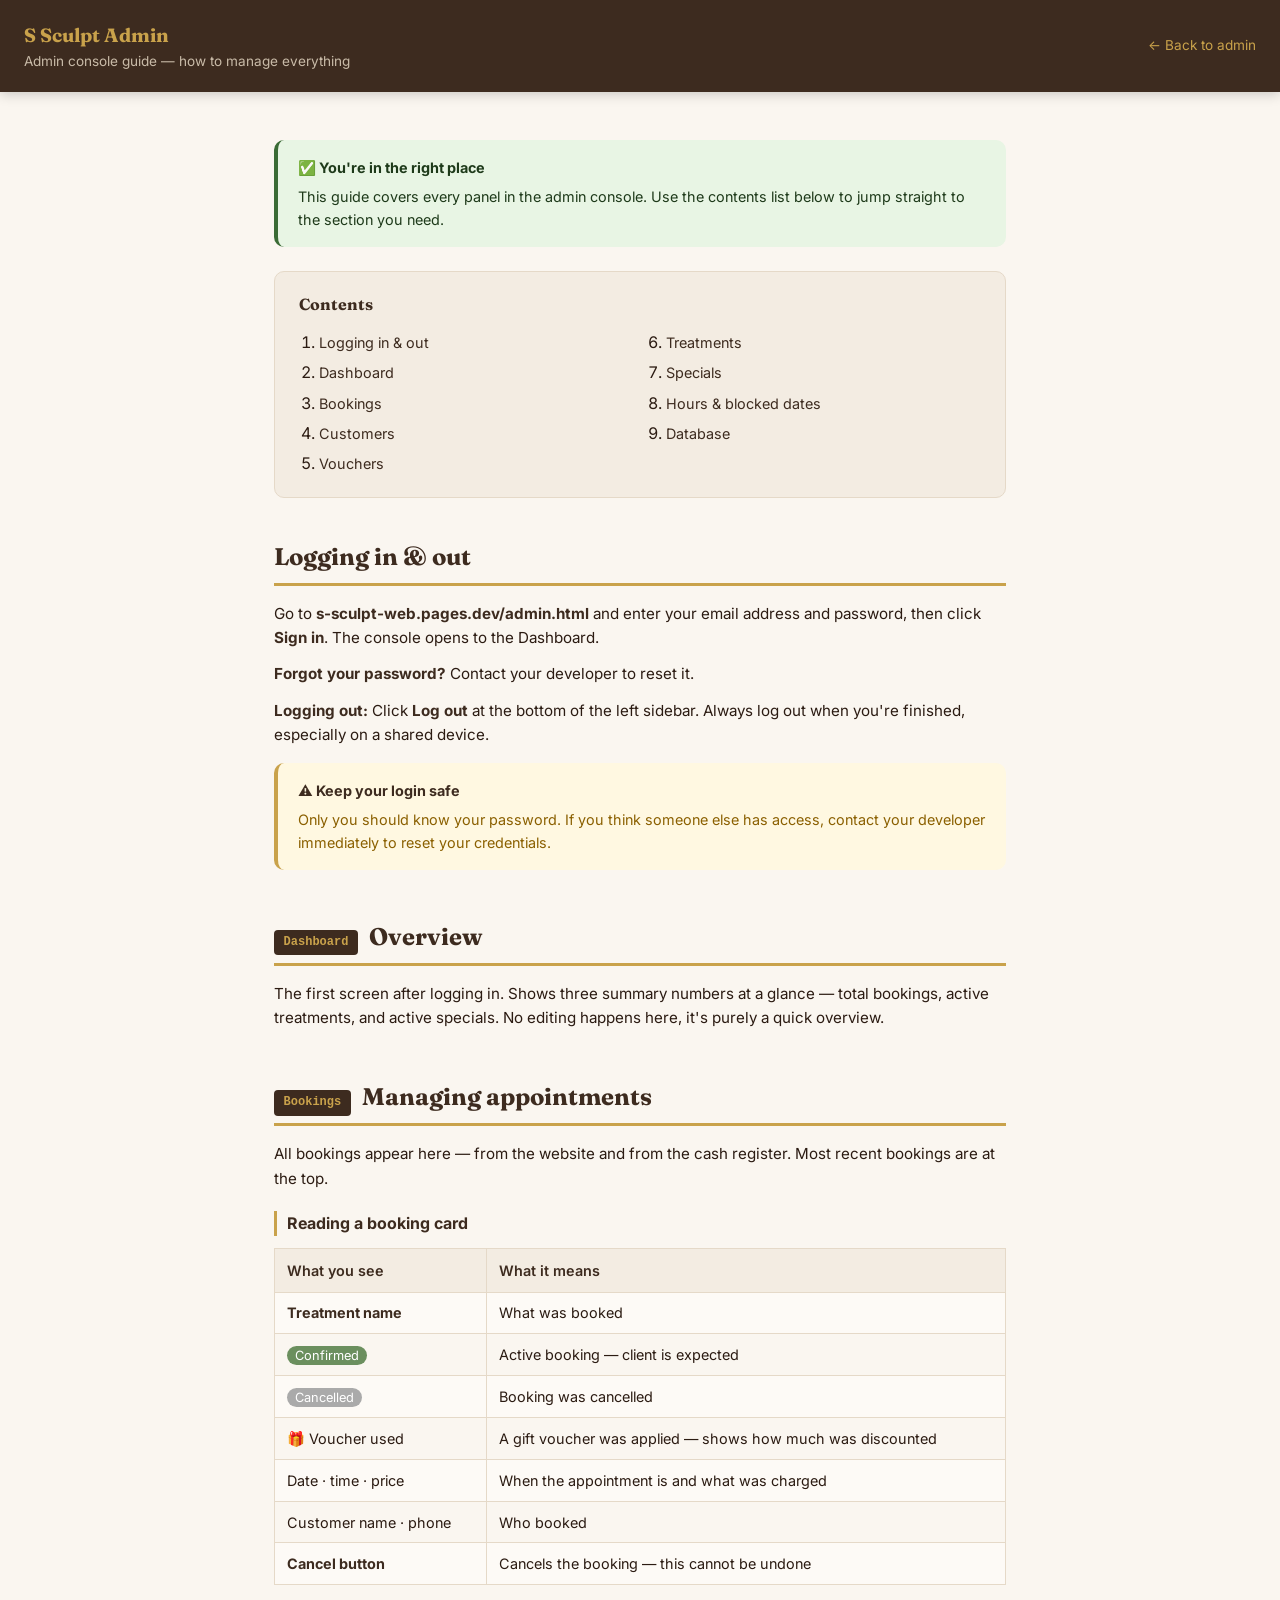
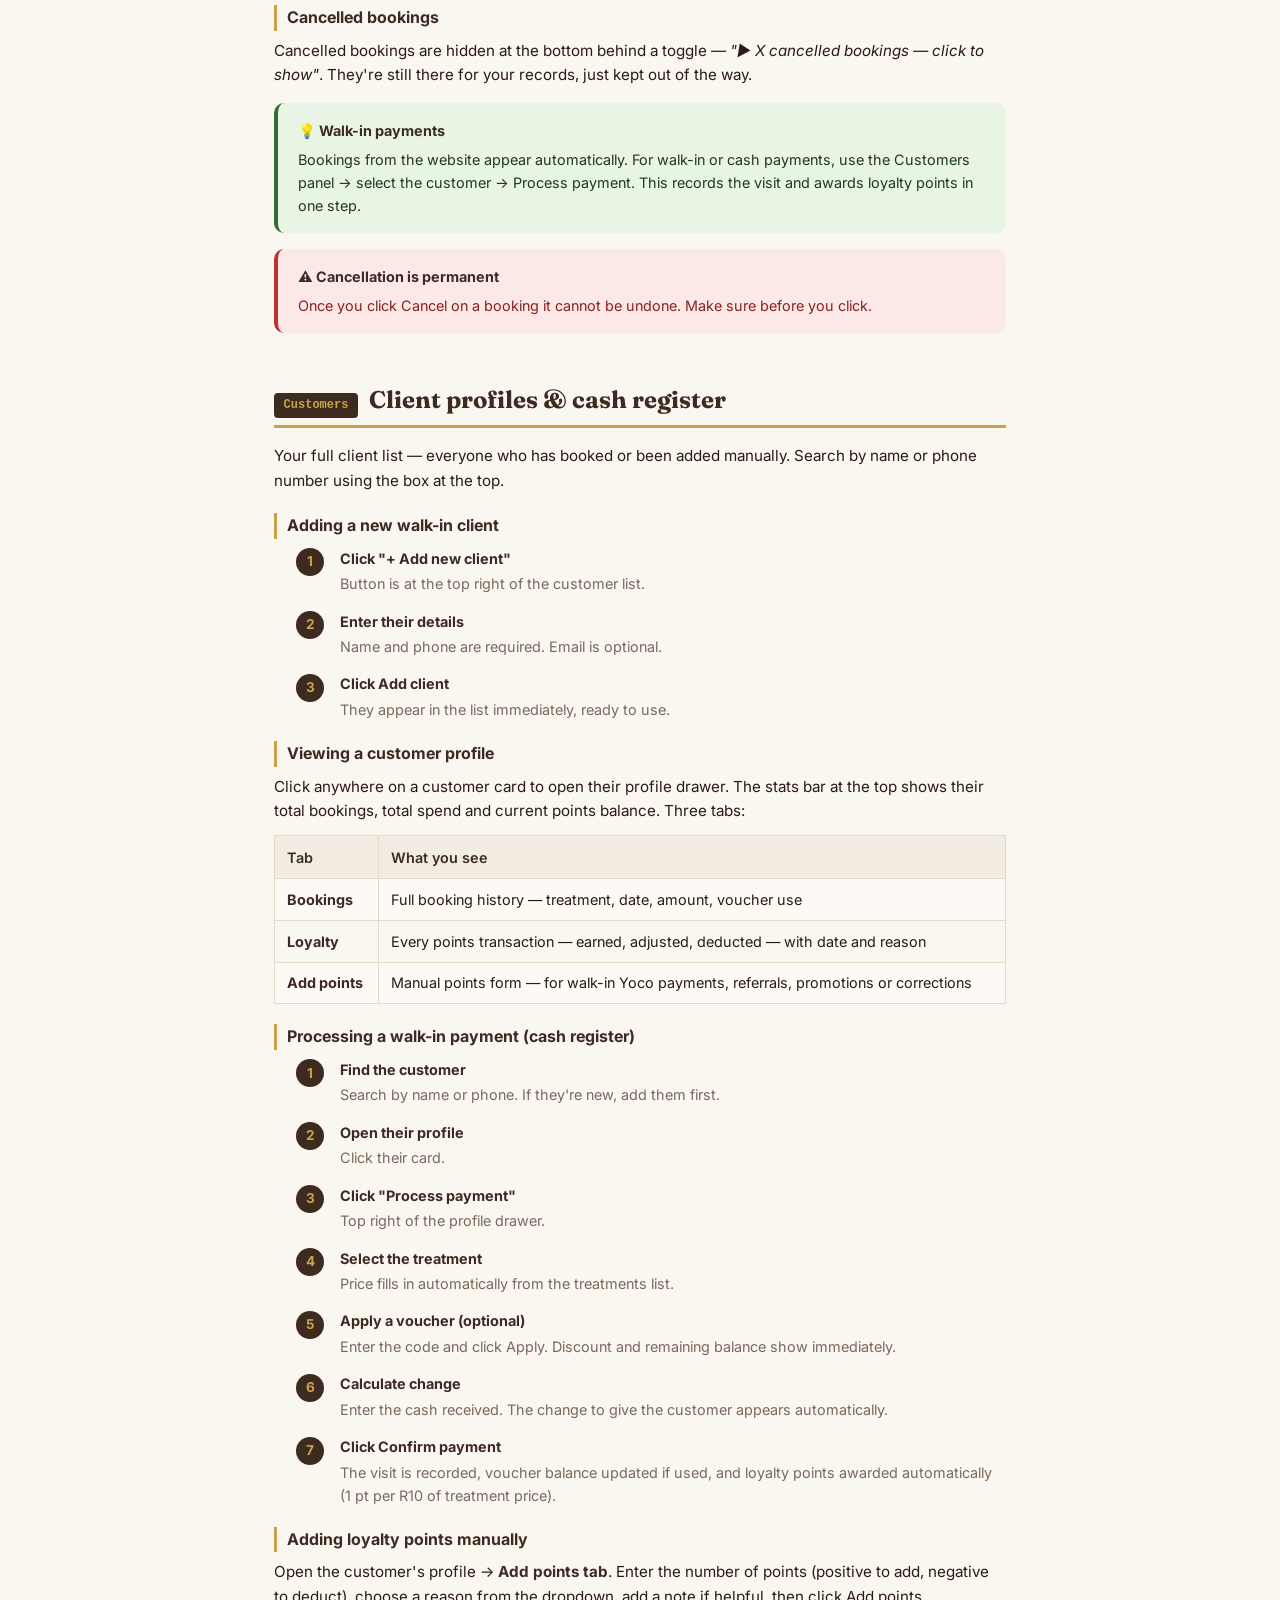
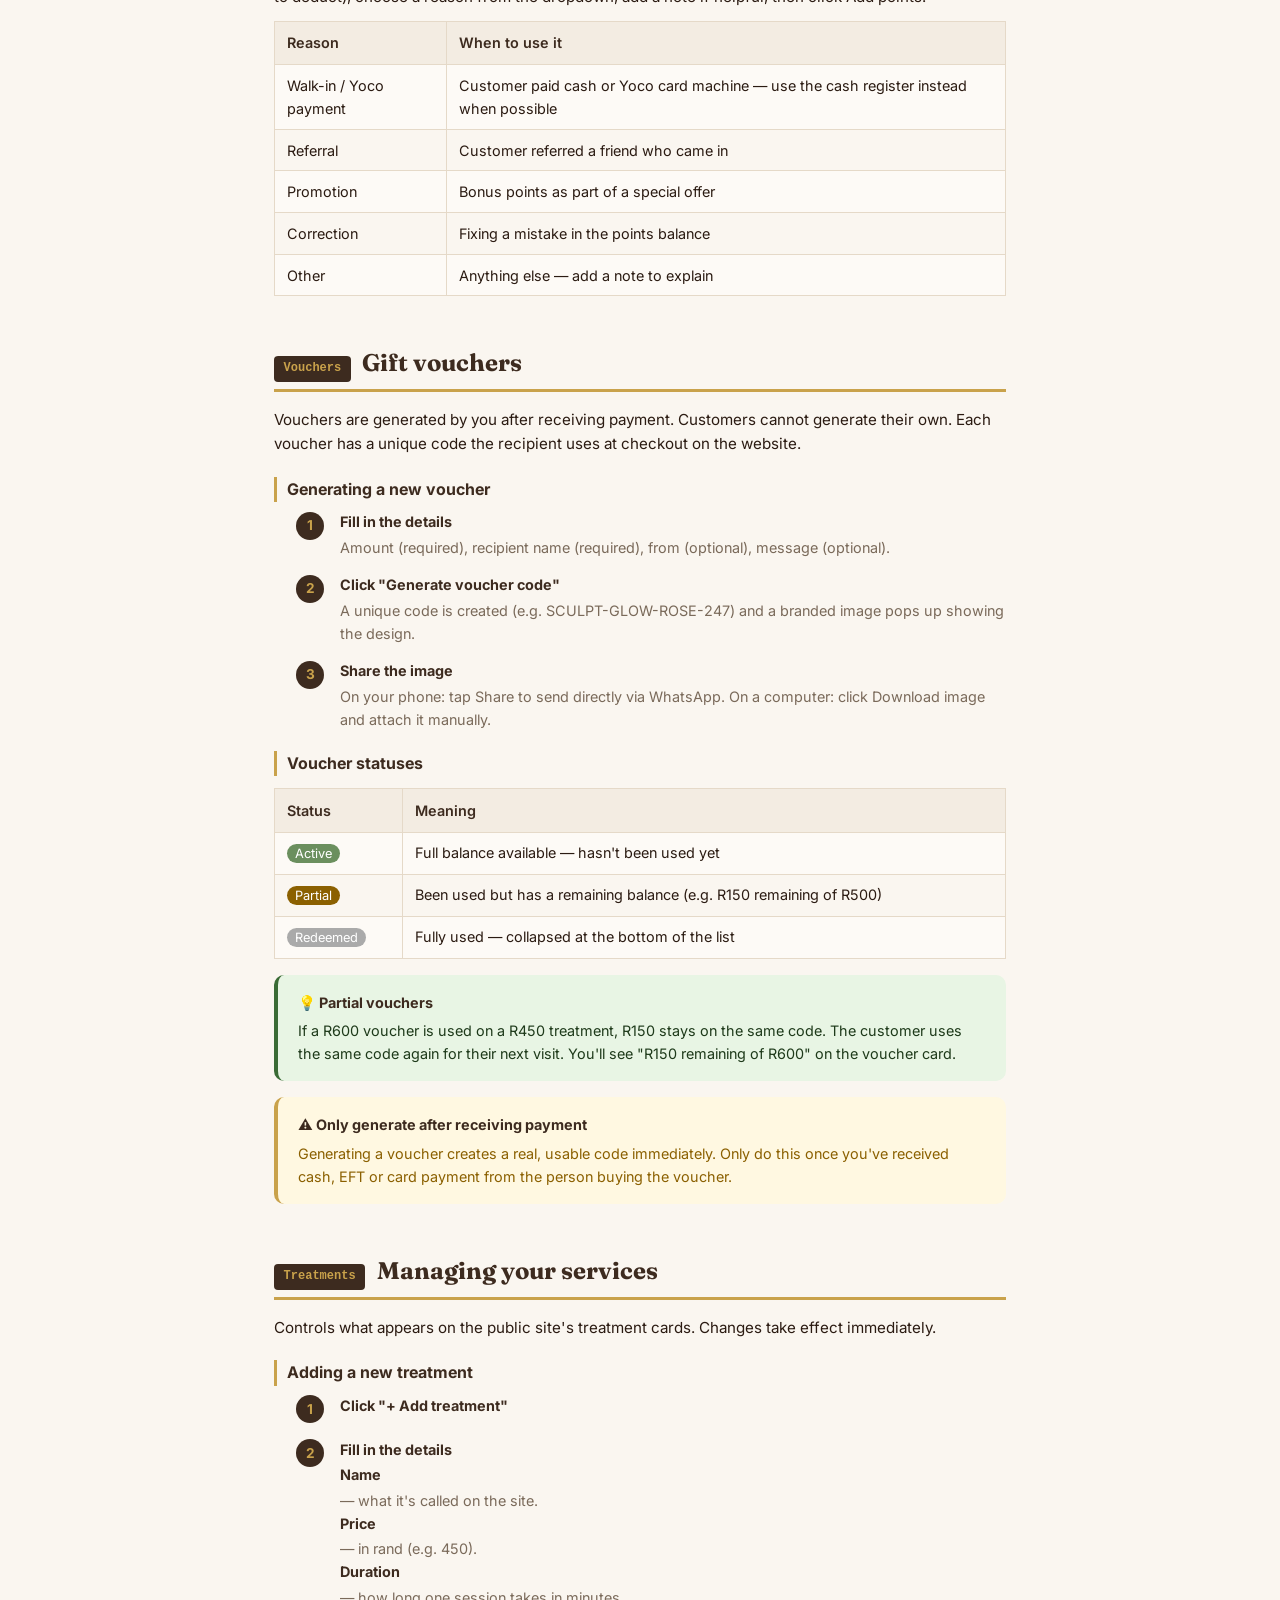
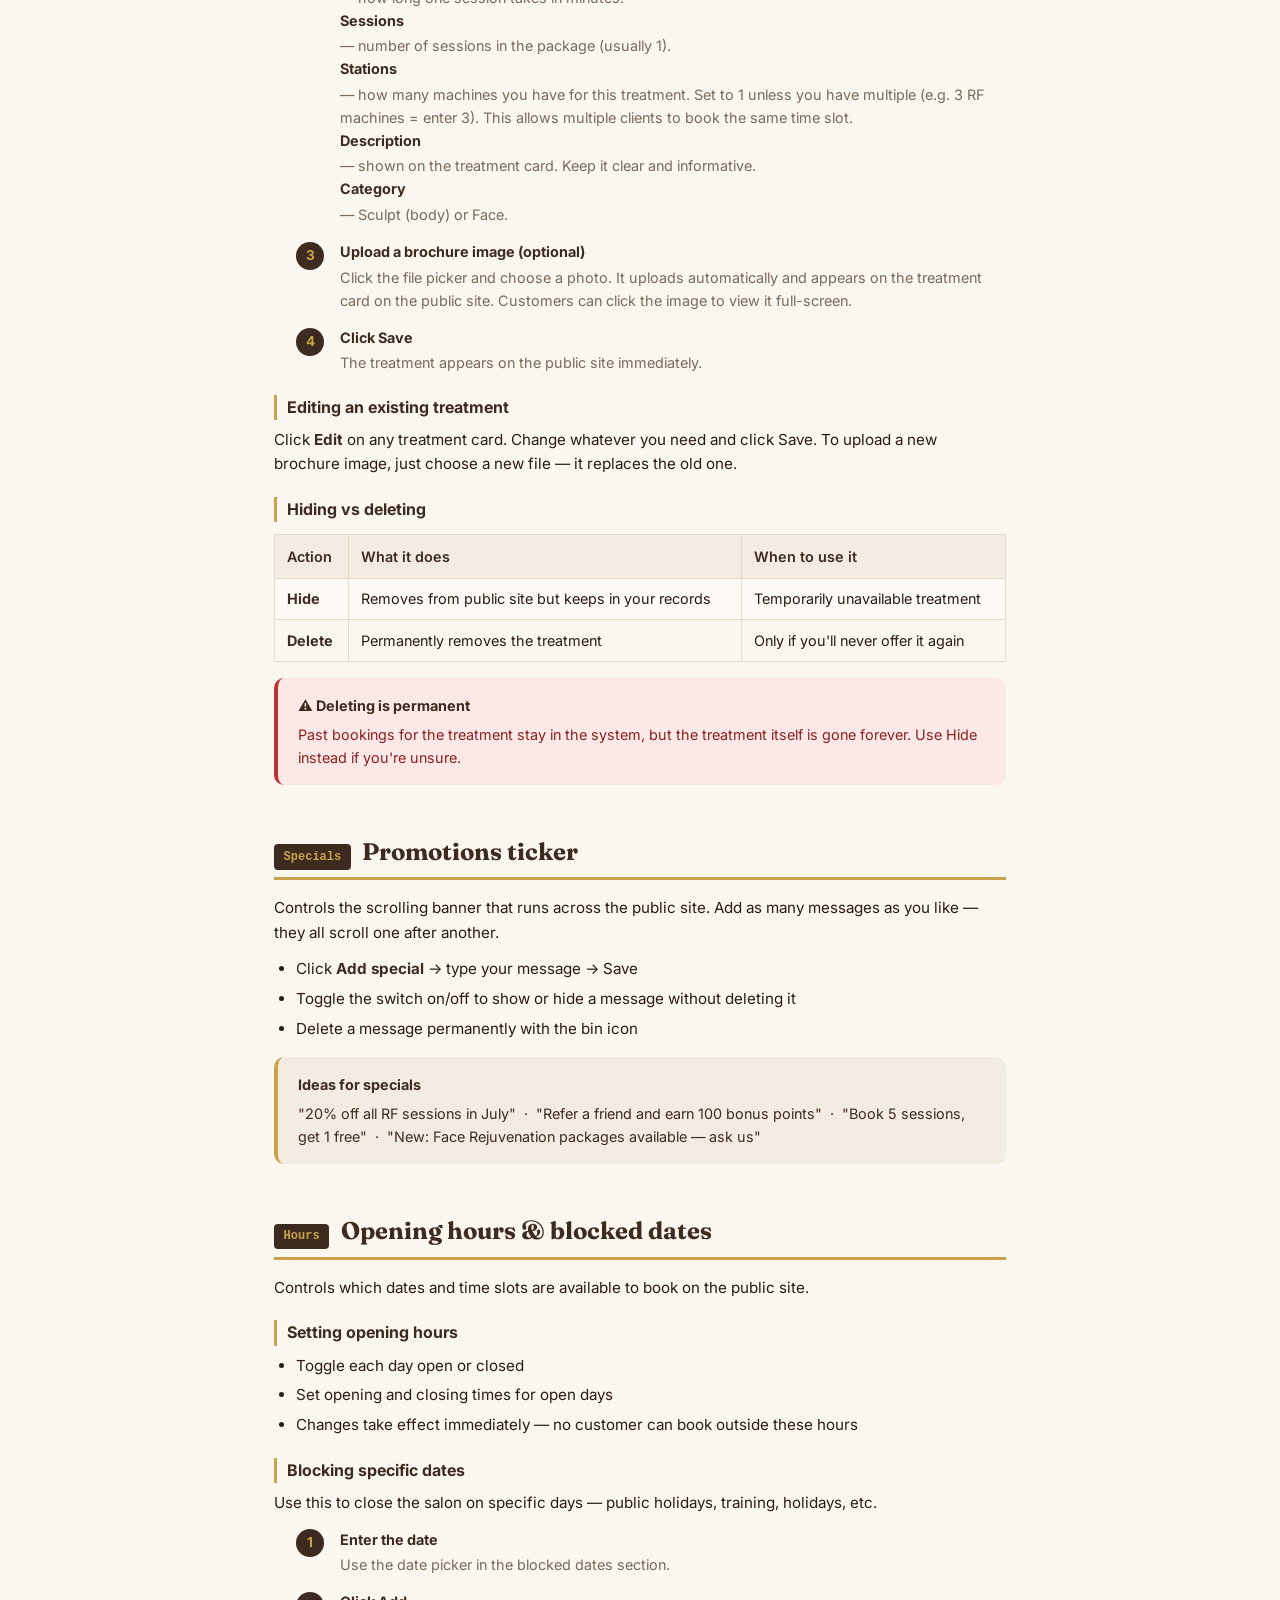
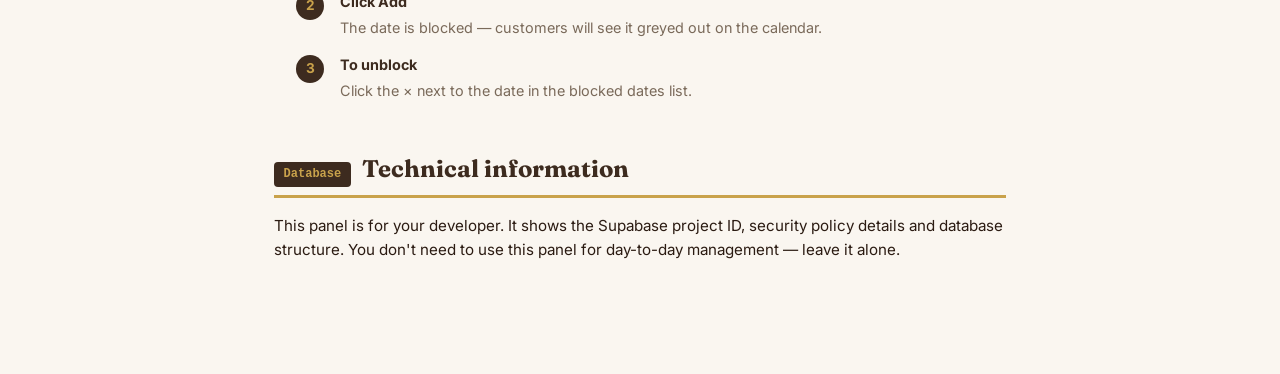
<file: help-admin.html>
<!DOCTYPE html>
<html lang="en">
<head>
<meta charset="UTF-8">
<meta name="viewport" content="width=device-width, initial-scale=1.0">
<title>S Sculpt — Admin Help</title>
<link rel="preconnect" href="https://fonts.googleapis.com">
<link href="https://fonts.googleapis.com/css2?family=Fraunces:opsz,wght@9..144,400..700&family=Inter:wght@400;500;600;700&display=swap" rel="stylesheet">
<style>
  :root {
    --brown: #3D2B1F;
    --gold: #C9A24B;
    --gold-pale: #F3ECE2;
    --surface: #FAF6F0;
    --border: #E5D9C8;
    --text: #2B1B12;
    --muted: #7A6A5A;
    --green: #3A6B35;
    --amber: #8B6000;
    --red: #8B2020;
    --radius: 10px;
  }
  *, *::before, *::after { box-sizing: border-box; margin: 0; padding: 0; }
  body { font-family: Inter, sans-serif; background: var(--surface); color: var(--text); font-size: 1rem; line-height: 1.6; }

  .help-header {
    background: var(--brown); color: #fff; padding: 1.25rem 1.5rem;
    display: flex; align-items: center; gap: 1rem;
    position: sticky; top: 0; z-index: 100; box-shadow: 0 2px 12px rgba(0,0,0,.2);
  }
  .help-header .logo { font-family: Fraunces, serif; font-size: 1.2rem; font-weight: 700; color: var(--gold); text-decoration: none; }
  .help-header .subtitle { font-size: 0.85rem; color: #C9BBA8; }
  .help-header a.back { margin-left: auto; font-size: 0.85rem; color: var(--gold); text-decoration: none; }
  .help-header a.back:hover { text-decoration: underline; }

  .help-wrap { max-width: 780px; margin: 0 auto; padding: 2rem 1.5rem 4rem; }

  .toc { background: var(--gold-pale); border: 1px solid var(--border); border-radius: var(--radius); padding: 1.25rem 1.5rem; margin-bottom: 2.5rem; }
  .toc h2 { font-family: Fraunces, serif; font-size: 1rem; color: var(--brown); margin-bottom: 0.75rem; }
  .toc ol { padding-left: 1.25rem; column-count: 2; column-gap: 2rem; }
  .toc li { margin-bottom: 0.3rem; break-inside: avoid; }
  .toc a { color: var(--brown); font-size: 0.9rem; text-decoration: none; }
  .toc a:hover { text-decoration: underline; }

  .help-section { margin-bottom: 3rem; scroll-margin-top: 5rem; }
  .help-section h2 { font-family: Fraunces, serif; font-size: 1.5rem; font-weight: 700; color: var(--brown); border-bottom: 3px solid var(--gold); padding-bottom: 0.4rem; margin-bottom: 1rem; }
  .help-section h3 { font-size: 1rem; font-weight: 700; color: var(--brown); margin: 1.25rem 0 0.5rem; border-left: 3px solid var(--gold); padding-left: 0.6rem; }
  .help-section p { color: var(--text); margin-bottom: 0.75rem; font-size: 0.95rem; }
  .help-section ul, .help-section ol { padding-left: 1.4rem; margin-bottom: 0.75rem; }
  .help-section li { margin-bottom: 0.35rem; font-size: 0.95rem; }
  .help-section strong { color: var(--brown); }

  .tip  { background: #E8F5E4; border-left: 4px solid var(--green); color: #1E3A1A; border-radius: var(--radius); padding: 1rem 1.25rem; margin: 1rem 0; font-size: 0.9rem; }
  .warn { background: #FFF8E1; border-left: 4px solid var(--gold); color: var(--amber); border-radius: var(--radius); padding: 1rem 1.25rem; margin: 1rem 0; font-size: 0.9rem; }
  .danger { background: #FDE8E8; border-left: 4px solid #B33; color: var(--red); border-radius: var(--radius); padding: 1rem 1.25rem; margin: 1rem 0; font-size: 0.9rem; }
  .info { background: var(--gold-pale); border-left: 4px solid var(--gold); color: var(--brown); border-radius: var(--radius); padding: 1rem 1.25rem; margin: 1rem 0; font-size: 0.9rem; }
  .tip strong, .warn strong, .danger strong, .info strong { display: block; margin-bottom: 0.35rem; }

  .steps { list-style: none; padding: 0; counter-reset: steps; }
  .steps li { counter-increment: steps; display: flex; gap: 1rem; margin-bottom: 0.9rem; }
  .steps li::before { content: counter(steps); background: var(--brown); color: var(--gold); font-weight: 700; font-size: 0.85rem; min-width: 28px; height: 28px; border-radius: 50%; display: flex; align-items: center; justify-content: center; flex-shrink: 0; margin-top: 0.1rem; }
  .steps .step-body { font-size: 0.9rem; }
  .steps .step-body strong { color: var(--brown); display: block; margin-bottom: 0.15rem; }
  .steps .step-body span { color: var(--muted); }

  table { width: 100%; border-collapse: collapse; margin: 0.75rem 0; font-size: 0.9rem; }
  th { background: var(--gold-pale); color: var(--brown); font-weight: 600; text-align: left; padding: 0.6rem 0.75rem; border: 1px solid var(--border); }
  td { padding: 0.55rem 0.75rem; border: 1px solid var(--border); vertical-align: top; }
  tr:nth-child(even) td { background: #FDFAF6; }

  .panel-tag { display: inline-block; background: var(--brown); color: var(--gold); font-size: 0.75rem; font-weight: 700; padding: 0.2rem 0.6rem; border-radius: 4px; margin-right: 0.4rem; font-family: monospace; }
</style>
</head>
<body>

<header class="help-header">
  <div>
    <a class="logo" href="admin.html">S Sculpt Admin</a>
    <p class="subtitle">Admin console guide — how to manage everything</p>
  </div>
  <a class="back" href="admin.html">← Back to admin</a>
</header>

<div class="help-wrap">

  <div class="tip" style="margin-bottom:1.5rem"><strong>✅ You're in the right place</strong>This guide covers every panel in the admin console. Use the contents list below to jump straight to the section you need.</div>

  <div class="toc">
    <h2>Contents</h2>
    <ol>
      <li><a href="#login">Logging in &amp; out</a></li>
      <li><a href="#dashboard">Dashboard</a></li>
      <li><a href="#bookings">Bookings</a></li>
      <li><a href="#customers">Customers</a></li>
      <li><a href="#vouchers">Vouchers</a></li>
      <li><a href="#treatments">Treatments</a></li>
      <li><a href="#specials">Specials</a></li>
      <li><a href="#hours">Hours &amp; blocked dates</a></li>
      <li><a href="#database">Database</a></li>
    </ol>
  </div>

  <!-- LOGIN -->
  <section class="help-section" id="login">
    <h2>Logging in &amp; out</h2>
    <p>Go to <strong>s-sculpt-web.pages.dev/admin.html</strong> and enter your email address and password, then click <strong>Sign in</strong>. The console opens to the Dashboard.</p>
    <p><strong>Forgot your password?</strong> Contact your developer to reset it.</p>
    <p><strong>Logging out:</strong> Click <strong>Log out</strong> at the bottom of the left sidebar. Always log out when you're finished, especially on a shared device.</p>
    <div class="warn"><strong>⚠️ Keep your login safe</strong>Only you should know your password. If you think someone else has access, contact your developer immediately to reset your credentials.</div>
  </section>

  <!-- DASHBOARD -->
  <section class="help-section" id="dashboard">
    <h2><span class="panel-tag">Dashboard</span> Overview</h2>
    <p>The first screen after logging in. Shows three summary numbers at a glance — total bookings, active treatments, and active specials. No editing happens here, it's purely a quick overview.</p>
  </section>

  <!-- BOOKINGS -->
  <section class="help-section" id="bookings">
    <h2><span class="panel-tag">Bookings</span> Managing appointments</h2>
    <p>All bookings appear here — from the website and from the cash register. Most recent bookings are at the top.</p>

    <h3>Reading a booking card</h3>
    <table>
      <tr><th>What you see</th><th>What it means</th></tr>
      <tr><td><strong>Treatment name</strong></td><td>What was booked</td></tr>
      <tr><td><span style="background:#6B8F5E;color:#fff;padding:2px 8px;border-radius:999px;font-size:0.8rem">Confirmed</span></td><td>Active booking — client is expected</td></tr>
      <tr><td><span style="background:#aaa;color:#fff;padding:2px 8px;border-radius:999px;font-size:0.8rem">Cancelled</span></td><td>Booking was cancelled</td></tr>
      <tr><td>🎁 Voucher used</td><td>A gift voucher was applied — shows how much was discounted</td></tr>
      <tr><td>Date · time · price</td><td>When the appointment is and what was charged</td></tr>
      <tr><td>Customer name · phone</td><td>Who booked</td></tr>
      <tr><td><strong>Cancel button</strong></td><td>Cancels the booking — this cannot be undone</td></tr>
    </table>

    <h3>Cancelled bookings</h3>
    <p>Cancelled bookings are hidden at the bottom behind a toggle — <em>"▶ X cancelled bookings — click to show"</em>. They're still there for your records, just kept out of the way.</p>

    <div class="tip"><strong>💡 Walk-in payments</strong>Bookings from the website appear automatically. For walk-in or cash payments, use the Customers panel → select the customer → Process payment. This records the visit and awards loyalty points in one step.</div>
    <div class="danger"><strong>⚠️ Cancellation is permanent</strong>Once you click Cancel on a booking it cannot be undone. Make sure before you click.</div>
  </section>

  <!-- CUSTOMERS -->
  <section class="help-section" id="customers">
    <h2><span class="panel-tag">Customers</span> Client profiles &amp; cash register</h2>
    <p>Your full client list — everyone who has booked or been added manually. Search by name or phone number using the box at the top.</p>

    <h3>Adding a new walk-in client</h3>
    <ol class="steps">
      <li><div class="step-body"><strong>Click "+ Add new client"</strong><span>Button is at the top right of the customer list.</span></div></li>
      <li><div class="step-body"><strong>Enter their details</strong><span>Name and phone are required. Email is optional.</span></div></li>
      <li><div class="step-body"><strong>Click Add client</strong><span>They appear in the list immediately, ready to use.</span></div></li>
    </ol>

    <h3>Viewing a customer profile</h3>
    <p>Click anywhere on a customer card to open their profile drawer. The stats bar at the top shows their total bookings, total spend and current points balance. Three tabs:</p>
    <table>
      <tr><th>Tab</th><th>What you see</th></tr>
      <tr><td><strong>Bookings</strong></td><td>Full booking history — treatment, date, amount, voucher use</td></tr>
      <tr><td><strong>Loyalty</strong></td><td>Every points transaction — earned, adjusted, deducted — with date and reason</td></tr>
      <tr><td><strong>Add points</strong></td><td>Manual points form — for walk-in Yoco payments, referrals, promotions or corrections</td></tr>
    </table>

    <h3>Processing a walk-in payment (cash register)</h3>
    <ol class="steps">
      <li><div class="step-body"><strong>Find the customer</strong><span>Search by name or phone. If they're new, add them first.</span></div></li>
      <li><div class="step-body"><strong>Open their profile</strong><span>Click their card.</span></div></li>
      <li><div class="step-body"><strong>Click "Process payment"</strong><span>Top right of the profile drawer.</span></div></li>
      <li><div class="step-body"><strong>Select the treatment</strong><span>Price fills in automatically from the treatments list.</span></div></li>
      <li><div class="step-body"><strong>Apply a voucher (optional)</strong><span>Enter the code and click Apply. Discount and remaining balance show immediately.</span></div></li>
      <li><div class="step-body"><strong>Calculate change</strong><span>Enter the cash received. The change to give the customer appears automatically.</span></div></li>
      <li><div class="step-body"><strong>Click Confirm payment</strong><span>The visit is recorded, voucher balance updated if used, and loyalty points awarded automatically (1 pt per R10 of treatment price).</span></div></li>
    </ol>

    <h3>Adding loyalty points manually</h3>
    <p>Open the customer's profile → <strong>Add points tab</strong>. Enter the number of points (positive to add, negative to deduct), choose a reason from the dropdown, add a note if helpful, then click Add points.</p>
    <table>
      <tr><th>Reason</th><th>When to use it</th></tr>
      <tr><td>Walk-in / Yoco payment</td><td>Customer paid cash or Yoco card machine — use the cash register instead when possible</td></tr>
      <tr><td>Referral</td><td>Customer referred a friend who came in</td></tr>
      <tr><td>Promotion</td><td>Bonus points as part of a special offer</td></tr>
      <tr><td>Correction</td><td>Fixing a mistake in the points balance</td></tr>
      <tr><td>Other</td><td>Anything else — add a note to explain</td></tr>
    </table>
  </section>

  <!-- VOUCHERS -->
  <section class="help-section" id="vouchers">
    <h2><span class="panel-tag">Vouchers</span> Gift vouchers</h2>
    <p>Vouchers are generated by you after receiving payment. Customers cannot generate their own. Each voucher has a unique code the recipient uses at checkout on the website.</p>

    <h3>Generating a new voucher</h3>
    <ol class="steps">
      <li><div class="step-body"><strong>Fill in the details</strong><span>Amount (required), recipient name (required), from (optional), message (optional).</span></div></li>
      <li><div class="step-body"><strong>Click "Generate voucher code"</strong><span>A unique code is created (e.g. SCULPT-GLOW-ROSE-247) and a branded image pops up showing the design.</span></div></li>
      <li><div class="step-body"><strong>Share the image</strong><span>On your phone: tap Share to send directly via WhatsApp. On a computer: click Download image and attach it manually.</span></div></li>
    </ol>

    <h3>Voucher statuses</h3>
    <table>
      <tr><th>Status</th><th>Meaning</th></tr>
      <tr><td><span style="background:#6B8F5E;color:#fff;padding:2px 8px;border-radius:999px;font-size:0.8rem">Active</span></td><td>Full balance available — hasn't been used yet</td></tr>
      <tr><td><span style="background:#8B6000;color:#fff;padding:2px 8px;border-radius:999px;font-size:0.8rem">Partial</span></td><td>Been used but has a remaining balance (e.g. R150 remaining of R500)</td></tr>
      <tr><td><span style="background:#aaa;color:#fff;padding:2px 8px;border-radius:999px;font-size:0.8rem">Redeemed</span></td><td>Fully used — collapsed at the bottom of the list</td></tr>
    </table>

    <div class="tip"><strong>💡 Partial vouchers</strong>If a R600 voucher is used on a R450 treatment, R150 stays on the same code. The customer uses the same code again for their next visit. You'll see "R150 remaining of R600" on the voucher card.</div>
    <div class="warn"><strong>⚠️ Only generate after receiving payment</strong>Generating a voucher creates a real, usable code immediately. Only do this once you've received cash, EFT or card payment from the person buying the voucher.</div>
  </section>

  <!-- TREATMENTS -->
  <section class="help-section" id="treatments">
    <h2><span class="panel-tag">Treatments</span> Managing your services</h2>
    <p>Controls what appears on the public site's treatment cards. Changes take effect immediately.</p>

    <h3>Adding a new treatment</h3>
    <ol class="steps">
      <li><div class="step-body"><strong>Click "+ Add treatment"</strong><span></span></div></li>
      <li><div class="step-body"><strong>Fill in the details</strong>
        <span>
          <strong>Name</strong> — what it's called on the site.<br>
          <strong>Price</strong> — in rand (e.g. 450).<br>
          <strong>Duration</strong> — how long one session takes in minutes.<br>
          <strong>Sessions</strong> — number of sessions in the package (usually 1).<br>
          <strong>Stations</strong> — how many machines you have for this treatment. Set to 1 unless you have multiple (e.g. 3 RF machines = enter 3). This allows multiple clients to book the same time slot.<br>
          <strong>Description</strong> — shown on the treatment card. Keep it clear and informative.<br>
          <strong>Category</strong> — Sculpt (body) or Face.
        </span>
      </div></li>
      <li><div class="step-body"><strong>Upload a brochure image (optional)</strong><span>Click the file picker and choose a photo. It uploads automatically and appears on the treatment card on the public site. Customers can click the image to view it full-screen.</span></div></li>
      <li><div class="step-body"><strong>Click Save</strong><span>The treatment appears on the public site immediately.</span></div></li>
    </ol>

    <h3>Editing an existing treatment</h3>
    <p>Click <strong>Edit</strong> on any treatment card. Change whatever you need and click Save. To upload a new brochure image, just choose a new file — it replaces the old one.</p>

    <h3>Hiding vs deleting</h3>
    <table>
      <tr><th>Action</th><th>What it does</th><th>When to use it</th></tr>
      <tr><td><strong>Hide</strong></td><td>Removes from public site but keeps in your records</td><td>Temporarily unavailable treatment</td></tr>
      <tr><td><strong>Delete</strong></td><td>Permanently removes the treatment</td><td>Only if you'll never offer it again</td></tr>
    </table>
    <div class="danger"><strong>⚠️ Deleting is permanent</strong>Past bookings for the treatment stay in the system, but the treatment itself is gone forever. Use Hide instead if you're unsure.</div>
  </section>

  <!-- SPECIALS -->
  <section class="help-section" id="specials">
    <h2><span class="panel-tag">Specials</span> Promotions ticker</h2>
    <p>Controls the scrolling banner that runs across the public site. Add as many messages as you like — they all scroll one after another.</p>
    <ul>
      <li>Click <strong>Add special</strong> → type your message → Save</li>
      <li>Toggle the switch on/off to show or hide a message without deleting it</li>
      <li>Delete a message permanently with the bin icon</li>
    </ul>
    <div class="info"><strong>Ideas for specials</strong>"20% off all RF sessions in July" &nbsp;·&nbsp; "Refer a friend and earn 100 bonus points" &nbsp;·&nbsp; "Book 5 sessions, get 1 free" &nbsp;·&nbsp; "New: Face Rejuvenation packages available — ask us"</div>
  </section>

  <!-- HOURS -->
  <section class="help-section" id="hours">
    <h2><span class="panel-tag">Hours</span> Opening hours &amp; blocked dates</h2>
    <p>Controls which dates and time slots are available to book on the public site.</p>

    <h3>Setting opening hours</h3>
    <ul>
      <li>Toggle each day open or closed</li>
      <li>Set opening and closing times for open days</li>
      <li>Changes take effect immediately — no customer can book outside these hours</li>
    </ul>

    <h3>Blocking specific dates</h3>
    <p>Use this to close the salon on specific days — public holidays, training, holidays, etc.</p>
    <ol class="steps">
      <li><div class="step-body"><strong>Enter the date</strong><span>Use the date picker in the blocked dates section.</span></div></li>
      <li><div class="step-body"><strong>Click Add</strong><span>The date is blocked — customers will see it greyed out on the calendar.</span></div></li>
      <li><div class="step-body"><strong>To unblock</strong><span>Click the × next to the date in the blocked dates list.</span></div></li>
    </ol>
  </section>

  <!-- DATABASE -->
  <section class="help-section" id="database">
    <h2><span class="panel-tag">Database</span> Technical information</h2>
    <p>This panel is for your developer. It shows the Supabase project ID, security policy details and database structure. You don't need to use this panel for day-to-day management — leave it alone.</p>
  </section>

</div>
</body>
</html>
</file>
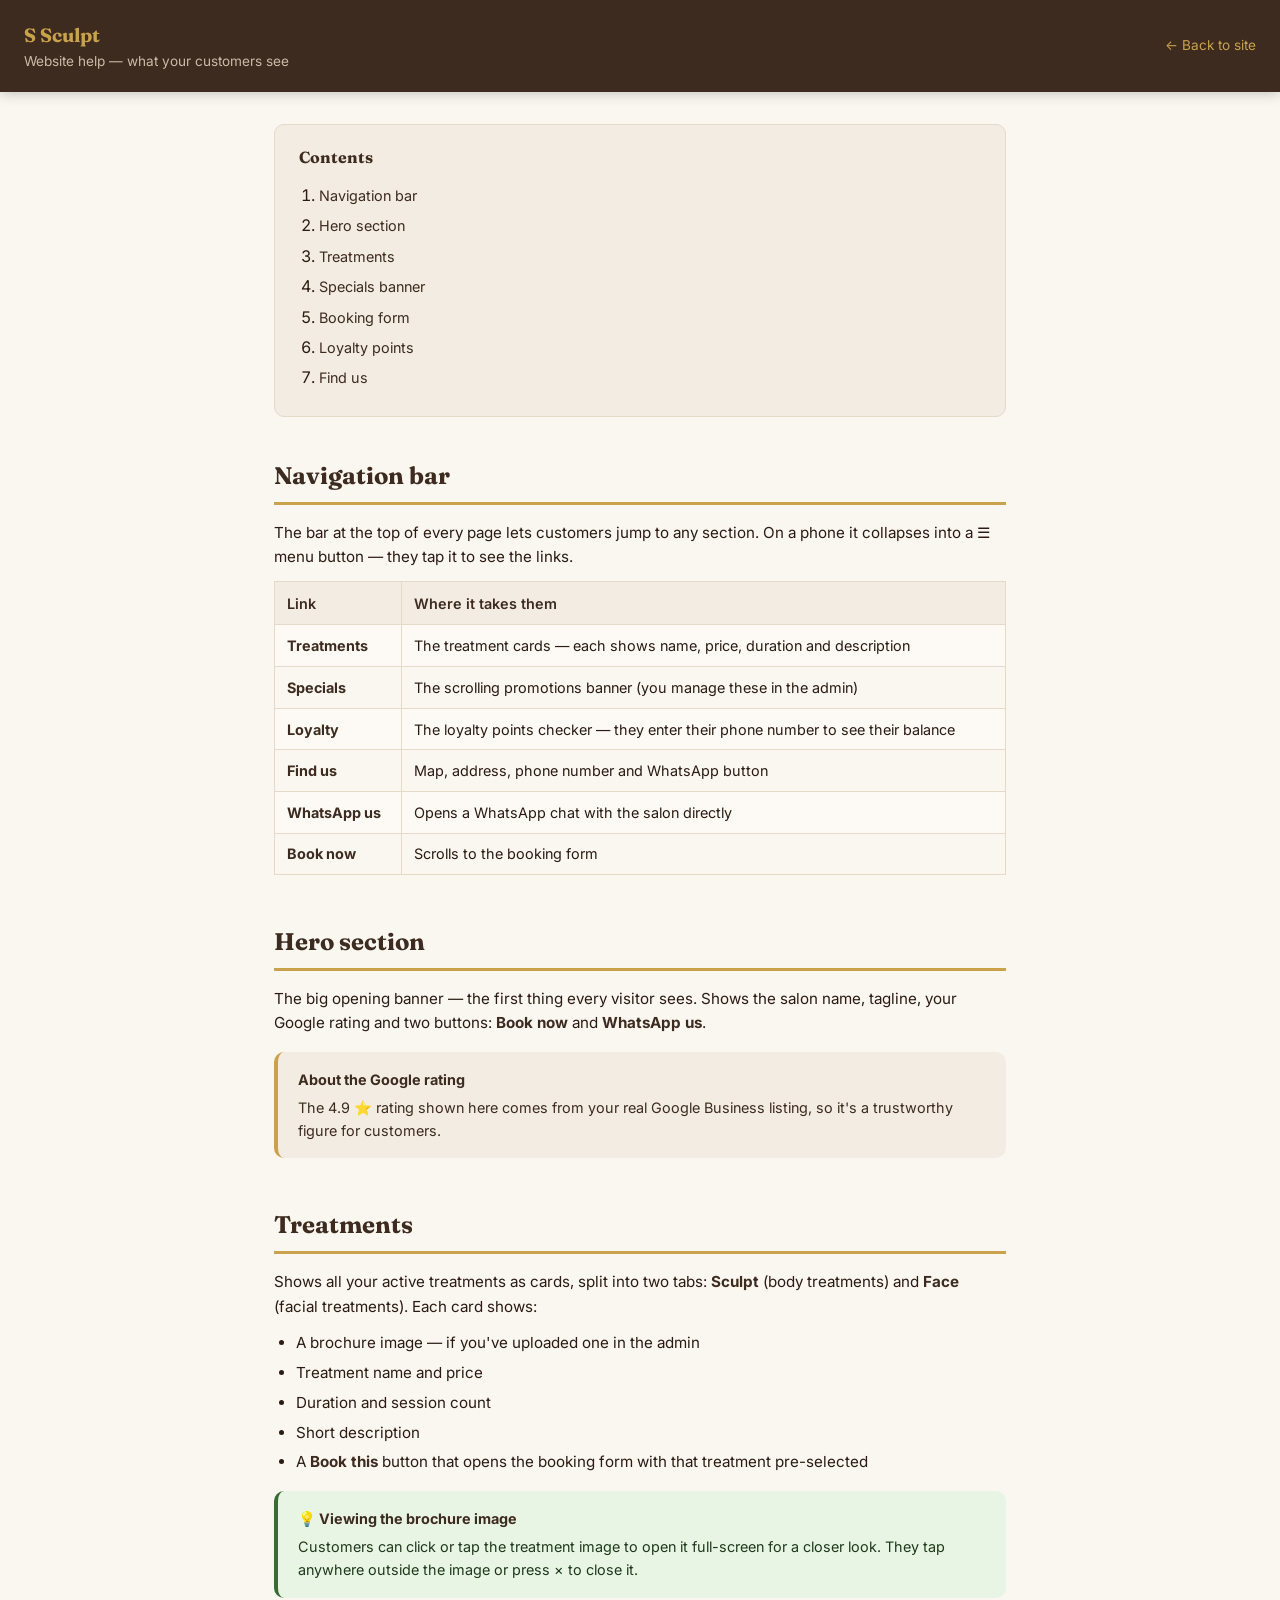
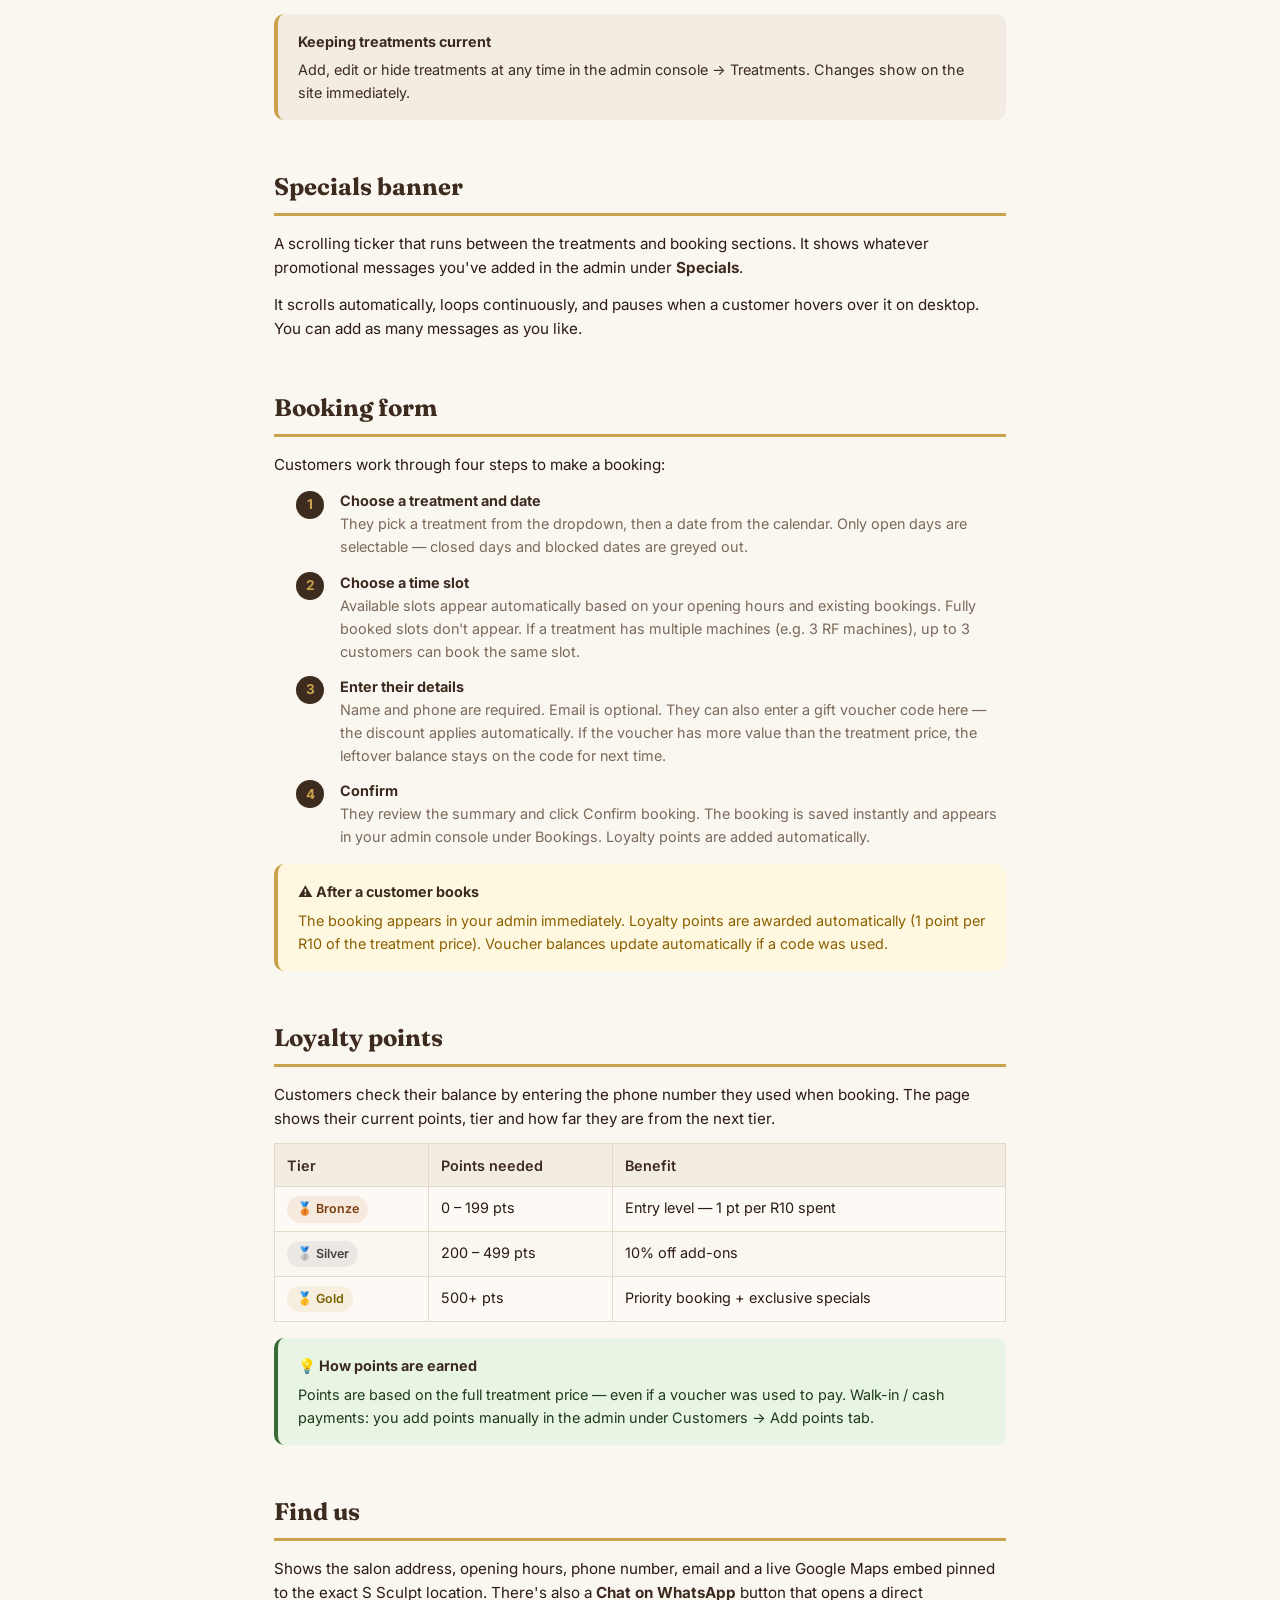
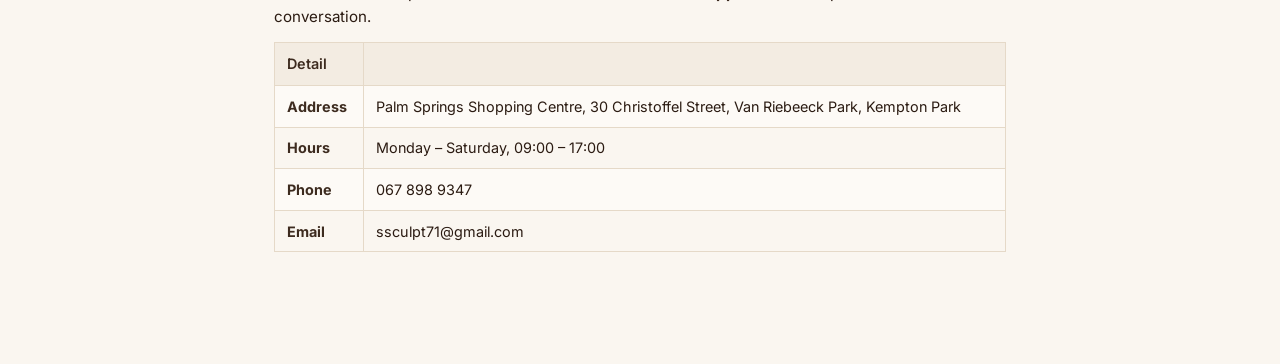
<file: help-public.html>
<!DOCTYPE html>
<html lang="en">
<head>
<meta charset="UTF-8">
<meta name="viewport" content="width=device-width, initial-scale=1.0">
<title>S Sculpt — Website Help</title>
<link rel="preconnect" href="https://fonts.googleapis.com">
<link href="https://fonts.googleapis.com/css2?family=Fraunces:opsz,wght@9..144,400..700&family=Inter:wght@400;500;600;700&display=swap" rel="stylesheet">
<style>
  :root {
    --brown: #3D2B1F;
    --gold: #C9A24B;
    --gold-pale: #F3ECE2;
    --surface: #FAF6F0;
    --border: #E5D9C8;
    --text: #2B1B12;
    --muted: #7A6A5A;
    --green: #3A6B35;
    --amber: #8B6000;
    --radius: 10px;
  }
  *, *::before, *::after { box-sizing: border-box; margin: 0; padding: 0; }
  body { font-family: Inter, sans-serif; background: var(--surface); color: var(--text); font-size: 1rem; line-height: 1.6; }

  /* ── header ── */
  .help-header {
    background: var(--brown);
    color: #fff;
    padding: 1.25rem 1.5rem;
    display: flex;
    align-items: center;
    gap: 1rem;
    position: sticky;
    top: 0;
    z-index: 100;
    box-shadow: 0 2px 12px rgba(0,0,0,.2);
  }
  .help-header .logo { font-family: Fraunces, serif; font-size: 1.2rem; font-weight: 700; color: var(--gold); text-decoration: none; }
  .help-header .subtitle { font-size: 0.85rem; color: #C9BBA8; }
  .help-header a.back { margin-left: auto; font-size: 0.85rem; color: var(--gold); text-decoration: none; }
  .help-header a.back:hover { text-decoration: underline; }

  /* ── layout ── */
  .help-wrap { max-width: 780px; margin: 0 auto; padding: 2rem 1.5rem 4rem; }

  /* ── TOC ── */
  .toc { background: var(--gold-pale); border: 1px solid var(--border); border-radius: var(--radius); padding: 1.25rem 1.5rem; margin-bottom: 2.5rem; }
  .toc h2 { font-family: Fraunces, serif; font-size: 1rem; color: var(--brown); margin-bottom: 0.75rem; }
  .toc ol { padding-left: 1.25rem; }
  .toc li { margin-bottom: 0.3rem; }
  .toc a { color: var(--brown); font-size: 0.9rem; text-decoration: none; }
  .toc a:hover { text-decoration: underline; }

  /* ── sections ── */
  .help-section { margin-bottom: 3rem; scroll-margin-top: 5rem; }
  .help-section h2 { font-family: Fraunces, serif; font-size: 1.5rem; font-weight: 700; color: var(--brown); border-bottom: 3px solid var(--gold); padding-bottom: 0.4rem; margin-bottom: 1rem; }
  .help-section h3 { font-size: 1rem; font-weight: 700; color: var(--brown); margin: 1.25rem 0 0.5rem; }
  .help-section p { color: var(--text); margin-bottom: 0.75rem; font-size: 0.95rem; }
  .help-section ul, .help-section ol { padding-left: 1.4rem; margin-bottom: 0.75rem; }
  .help-section li { margin-bottom: 0.35rem; font-size: 0.95rem; }
  .help-section strong { color: var(--brown); }

  /* ── callout boxes ── */
  .tip, .warn, .info {
    border-radius: var(--radius);
    padding: 1rem 1.25rem;
    margin: 1rem 0;
    font-size: 0.9rem;
  }
  .tip { background: #E8F5E4; border-left: 4px solid var(--green); color: #1E3A1A; }
  .warn { background: #FFF8E1; border-left: 4px solid var(--gold); color: var(--amber); }
  .info { background: var(--gold-pale); border-left: 4px solid var(--gold); color: var(--brown); }
  .tip strong, .warn strong, .info strong { display: block; margin-bottom: 0.35rem; }

  /* ── step list ── */
  .steps { list-style: none; padding: 0; counter-reset: steps; }
  .steps li { counter-increment: steps; display: flex; gap: 1rem; margin-bottom: 0.75rem; }
  .steps li::before { content: counter(steps); background: var(--brown); color: var(--gold); font-weight: 700; font-size: 0.85rem; min-width: 28px; height: 28px; border-radius: 50%; display: flex; align-items: center; justify-content: center; flex-shrink: 0; margin-top: 0.1rem; }
  .steps .step-body { font-size: 0.9rem; }
  .steps .step-body strong { color: var(--brown); display: block; }
  .steps .step-body span { color: var(--muted); }

  /* ── table ── */
  table { width: 100%; border-collapse: collapse; margin: 0.75rem 0; font-size: 0.9rem; }
  th { background: var(--gold-pale); color: var(--brown); font-weight: 600; text-align: left; padding: 0.6rem 0.75rem; border: 1px solid var(--border); }
  td { padding: 0.55rem 0.75rem; border: 1px solid var(--border); vertical-align: top; }
  tr:nth-child(even) td { background: #FDFAF6; }

  /* ── tier badges ── */
  .badge { display: inline-block; padding: 0.2rem 0.6rem; border-radius: 999px; font-size: 0.78rem; font-weight: 600; }
  .badge-bronze { background: #C97D4B22; color: #7A3D10; }
  .badge-silver { background: #88888822; color: #444; }
  .badge-gold   { background: #C9A24B22; color: #7A6000; }
</style>
</head>
<body>

<header class="help-header">
  <div>
    <a class="logo" href="index.html">S Sculpt</a>
    <p class="subtitle">Website help — what your customers see</p>
  </div>
  <a class="back" href="index.html">← Back to site</a>
</header>

<div class="help-wrap">

  <div class="toc">
    <h2>Contents</h2>
    <ol>
      <li><a href="#nav">Navigation bar</a></li>
      <li><a href="#hero">Hero section</a></li>
      <li><a href="#treatments">Treatments</a></li>
      <li><a href="#specials">Specials banner</a></li>
      <li><a href="#booking">Booking form</a></li>
      <li><a href="#loyalty">Loyalty points</a></li>
      <li><a href="#findus">Find us</a></li>
    </ol>
  </div>

  <!-- NAV -->
  <section class="help-section" id="nav">
    <h2>Navigation bar</h2>
    <p>The bar at the top of every page lets customers jump to any section. On a phone it collapses into a ☰ menu button — they tap it to see the links.</p>
    <table>
      <tr><th>Link</th><th>Where it takes them</th></tr>
      <tr><td><strong>Treatments</strong></td><td>The treatment cards — each shows name, price, duration and description</td></tr>
      <tr><td><strong>Specials</strong></td><td>The scrolling promotions banner (you manage these in the admin)</td></tr>
      <tr><td><strong>Loyalty</strong></td><td>The loyalty points checker — they enter their phone number to see their balance</td></tr>
      <tr><td><strong>Find us</strong></td><td>Map, address, phone number and WhatsApp button</td></tr>
      <tr><td><strong>WhatsApp us</strong></td><td>Opens a WhatsApp chat with the salon directly</td></tr>
      <tr><td><strong>Book now</strong></td><td>Scrolls to the booking form</td></tr>
    </table>
  </section>

  <!-- HERO -->
  <section class="help-section" id="hero">
    <h2>Hero section</h2>
    <p>The big opening banner — the first thing every visitor sees. Shows the salon name, tagline, your Google rating and two buttons: <strong>Book now</strong> and <strong>WhatsApp us</strong>.</p>
    <div class="info"><strong>About the Google rating</strong>The 4.9 ⭐ rating shown here comes from your real Google Business listing, so it's a trustworthy figure for customers.</div>
  </section>

  <!-- TREATMENTS -->
  <section class="help-section" id="treatments">
    <h2>Treatments</h2>
    <p>Shows all your active treatments as cards, split into two tabs: <strong>Sculpt</strong> (body treatments) and <strong>Face</strong> (facial treatments). Each card shows:</p>
    <ul>
      <li>A brochure image — if you've uploaded one in the admin</li>
      <li>Treatment name and price</li>
      <li>Duration and session count</li>
      <li>Short description</li>
      <li>A <strong>Book this</strong> button that opens the booking form with that treatment pre-selected</li>
    </ul>
    <div class="tip"><strong>💡 Viewing the brochure image</strong>Customers can click or tap the treatment image to open it full-screen for a closer look. They tap anywhere outside the image or press × to close it.</div>
    <div class="info"><strong>Keeping treatments current</strong>Add, edit or hide treatments at any time in the admin console → Treatments. Changes show on the site immediately.</div>
  </section>

  <!-- SPECIALS -->
  <section class="help-section" id="specials">
    <h2>Specials banner</h2>
    <p>A scrolling ticker that runs between the treatments and booking sections. It shows whatever promotional messages you've added in the admin under <strong>Specials</strong>.</p>
    <p>It scrolls automatically, loops continuously, and pauses when a customer hovers over it on desktop. You can add as many messages as you like.</p>
  </section>

  <!-- BOOKING -->
  <section class="help-section" id="booking">
    <h2>Booking form</h2>
    <p>Customers work through four steps to make a booking:</p>
    <ol class="steps">
      <li>
        <div class="step-body">
          <strong>Choose a treatment and date</strong>
          <span>They pick a treatment from the dropdown, then a date from the calendar. Only open days are selectable — closed days and blocked dates are greyed out.</span>
        </div>
      </li>
      <li>
        <div class="step-body">
          <strong>Choose a time slot</strong>
          <span>Available slots appear automatically based on your opening hours and existing bookings. Fully booked slots don't appear. If a treatment has multiple machines (e.g. 3 RF machines), up to 3 customers can book the same slot.</span>
        </div>
      </li>
      <li>
        <div class="step-body">
          <strong>Enter their details</strong>
          <span>Name and phone are required. Email is optional. They can also enter a gift voucher code here — the discount applies automatically. If the voucher has more value than the treatment price, the leftover balance stays on the code for next time.</span>
        </div>
      </li>
      <li>
        <div class="step-body">
          <strong>Confirm</strong>
          <span>They review the summary and click Confirm booking. The booking is saved instantly and appears in your admin console under Bookings. Loyalty points are added automatically.</span>
        </div>
      </li>
    </ol>
    <div class="warn"><strong>⚠️ After a customer books</strong>The booking appears in your admin immediately. Loyalty points are awarded automatically (1 point per R10 of the treatment price). Voucher balances update automatically if a code was used.</div>
  </section>

  <!-- LOYALTY -->
  <section class="help-section" id="loyalty">
    <h2>Loyalty points</h2>
    <p>Customers check their balance by entering the phone number they used when booking. The page shows their current points, tier and how far they are from the next tier.</p>
    <table>
      <tr><th>Tier</th><th>Points needed</th><th>Benefit</th></tr>
      <tr><td><span class="badge badge-bronze">🥉 Bronze</span></td><td>0 – 199 pts</td><td>Entry level — 1 pt per R10 spent</td></tr>
      <tr><td><span class="badge badge-silver">🥈 Silver</span></td><td>200 – 499 pts</td><td>10% off add-ons</td></tr>
      <tr><td><span class="badge badge-gold">🥇 Gold</span></td><td>500+ pts</td><td>Priority booking + exclusive specials</td></tr>
    </table>
    <div class="tip"><strong>💡 How points are earned</strong>Points are based on the full treatment price — even if a voucher was used to pay. Walk-in / cash payments: you add points manually in the admin under Customers → Add points tab.</div>
  </section>

  <!-- FIND US -->
  <section class="help-section" id="findus">
    <h2>Find us</h2>
    <p>Shows the salon address, opening hours, phone number, email and a live Google Maps embed pinned to the exact S Sculpt location. There's also a <strong>Chat on WhatsApp</strong> button that opens a direct conversation.</p>
    <table>
      <tr><th>Detail</th><th></th></tr>
      <tr><td><strong>Address</strong></td><td>Palm Springs Shopping Centre, 30 Christoffel Street, Van Riebeeck Park, Kempton Park</td></tr>
      <tr><td><strong>Hours</strong></td><td>Monday – Saturday, 09:00 – 17:00</td></tr>
      <tr><td><strong>Phone</strong></td><td>067 898 9347</td></tr>
      <tr><td><strong>Email</strong></td><td>ssculpt71@gmail.com</td></tr>
    </table>
  </section>

</div>
</body>
</html>
</file>
